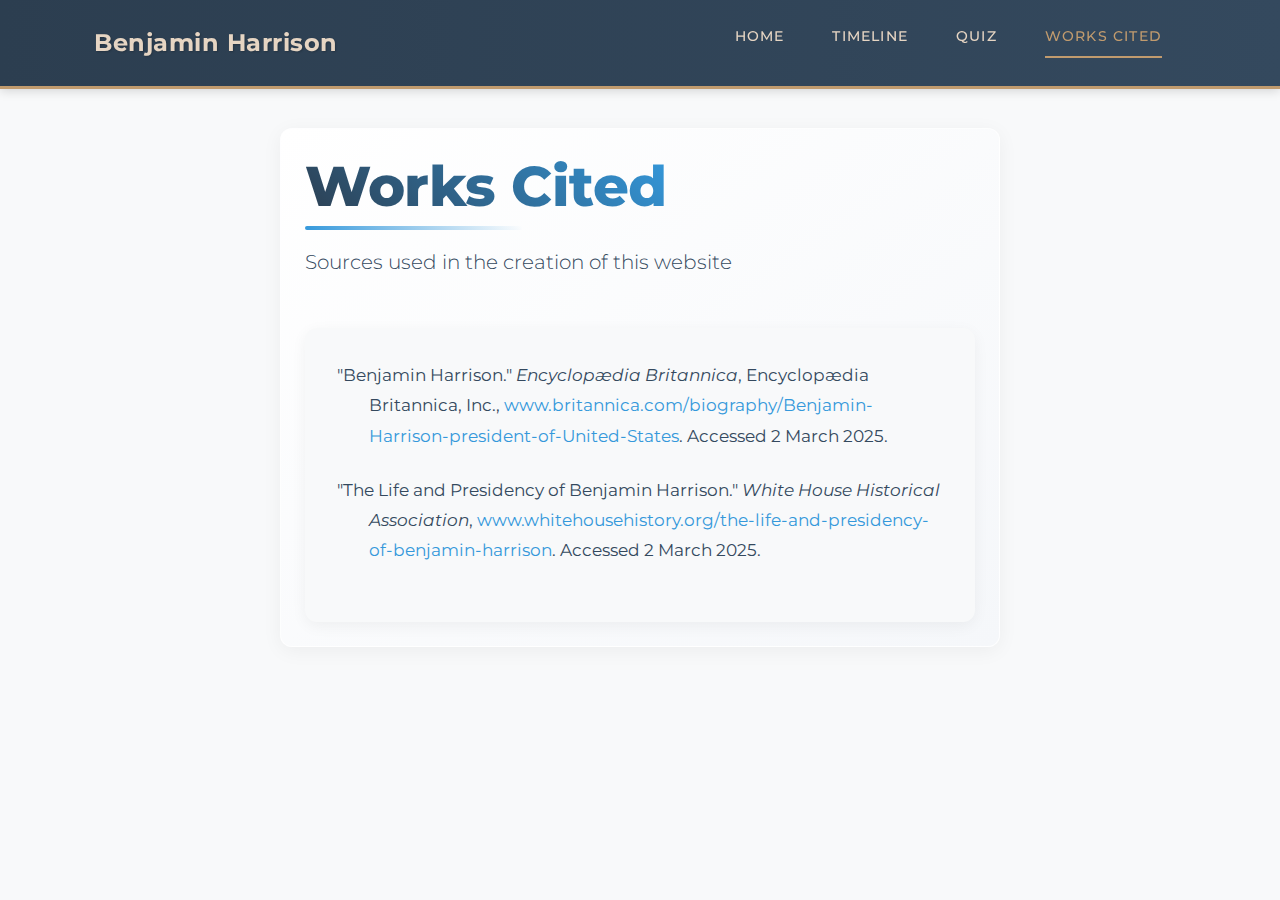
<file: citations.html>
<!doctype html>
<html lang="en">
    <head>
        <meta charset="utf-8" />
        <meta name="viewport" content="width=device-width, initial-scale=1" />
        <title>Benjamin Harrison - Works Cited</title>
        <link
            href="https://cdn.jsdelivr.net/npm/bootstrap@5.3.3/dist/css/bootstrap.min.css"
            rel="stylesheet"
        />
        <link href="css/style.css" rel="stylesheet" type="text/css" />
    </head>

    <body>
        <nav class="navbar navbar-expand-lg navbar-dark bg-dark">
            <div class="container">
                <a class="navbar-brand" href="index.html">Benjamin Harrison</a>
                <button
                    class="navbar-toggler"
                    type="button"
                    data-bs-toggle="collapse"
                    data-bs-target="#navbarNav"
                    aria-controls="navbarNav"
                    aria-expanded="false"
                    aria-label="Toggle navigation"
                >
                    <span class="navbar-toggler-icon"></span>
                </button>
                <div class="collapse navbar-collapse" id="navbarNav">
                    <ul class="navbar-nav ms-auto">
                        <li class="nav-item">
                            <a class="nav-link" href="index.html">Home</a>
                        </li>
                        <li class="nav-item">
                            <a class="nav-link" href="timeline.html">Timeline</a>
                        </li>
                        <li class="nav-item">
                            <a class="nav-link" href="quiz.html">Quiz</a>
                        </li>
                        <li class="nav-item">
                            <a class="nav-link active" href="citations.html">Works Cited</a>
                        </li>
                    </ul>
                </div>
            </div>
        </nav>

        <main class="container my-5">
            <div class="row justify-content-center">
                <div class="col-lg-8">
                    <section class="p-4">
                        <h1>Works Cited</h1>
                        <p class="lead mb-5">Sources used in the creation of this website</p>
                        
                        <div class="citation-container">
                            <div class="citation-entry mb-4">
                                <p class="citation-text">"Benjamin Harrison." <em>Encyclopædia Britannica</em>, Encyclopædia Britannica, Inc., <a href="https://www.britannica.com/biography/Benjamin-Harrison-president-of-United-States" target="_blank">www.britannica.com/biography/Benjamin-Harrison-president-of-United-States</a>. Accessed 2 March 2025.</p>
                            </div>
                            
                            <div class="citation-entry mb-4">
                                <p class="citation-text">"The Life and Presidency of Benjamin Harrison." <em>White House Historical Association</em>, <a href="https://www.whitehousehistory.org/the-life-and-presidency-of-benjamin-harrison" target="_blank">www.whitehousehistory.org/the-life-and-presidency-of-benjamin-harrison</a>. Accessed 2 March 2025.</p>
                            </div>
                        </div>
                    </section>
                </div>
            </div>
        </main>

        <script src="https://cdn.jsdelivr.net/npm/bootstrap@5.3.3/dist/js/bootstrap.bundle.min.js"></script>
        <script type="module" src="./js/main.js"></script>
    </body>
</html>
</file>
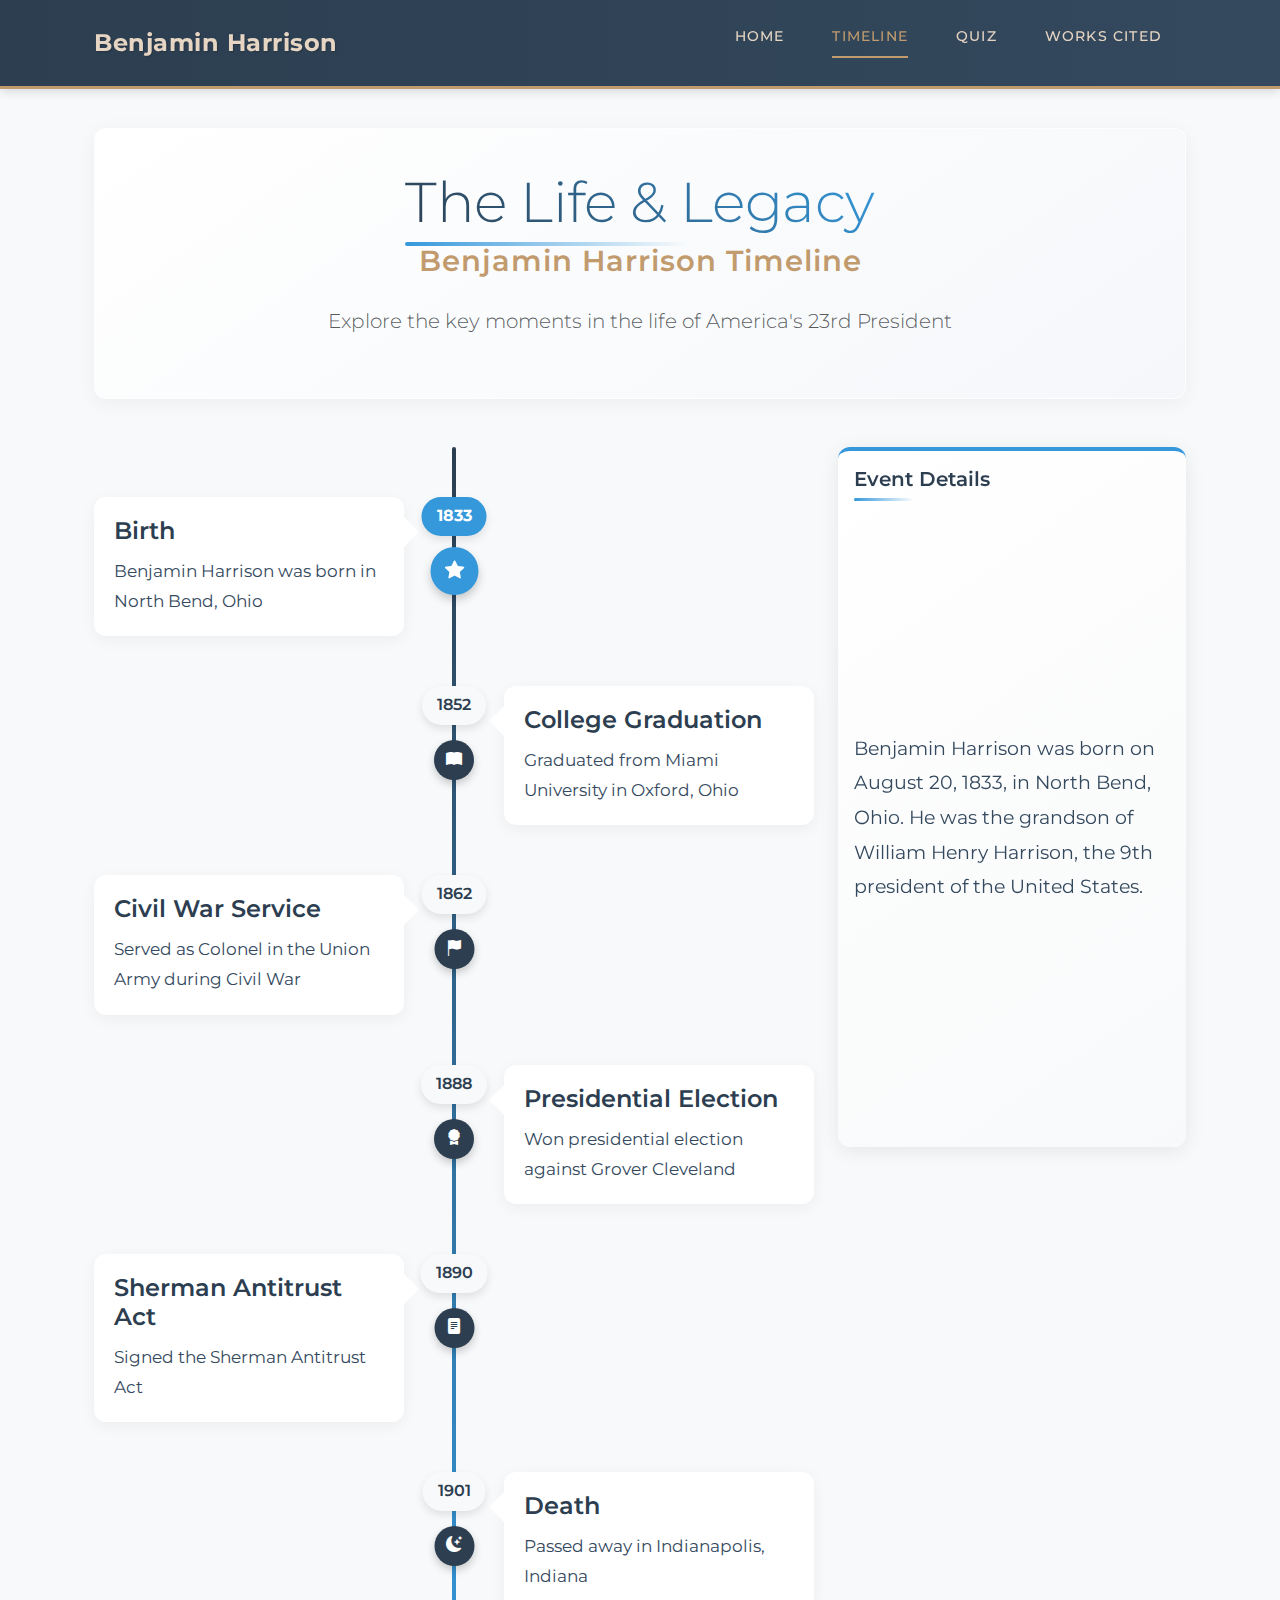
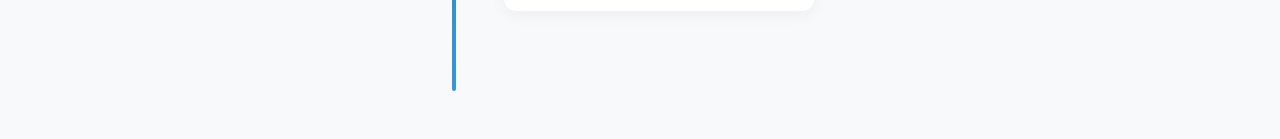
<file: timeline.html>
<!doctype html>
<html lang="en">
    <head>
        <meta charset="utf-8" />
        <meta name="viewport" content="width=device-width, initial-scale=1" />
        <title>Benjamin Harrison - Timeline</title>
        <link
            href="https://cdn.jsdelivr.net/npm/bootstrap@5.3.3/dist/css/bootstrap.min.css"
            rel="stylesheet"
        />
        <link
            rel="stylesheet"
            href="https://cdn.jsdelivr.net/npm/bootstrap-icons@1.11.2/font/bootstrap-icons.min.css"
        />
        <link href="css/style.css" rel="stylesheet" type="text/css" />
    </head>

    <body>
        <nav class="navbar navbar-expand-lg navbar-dark bg-dark">
            <div class="container">
                <a class="navbar-brand" href="index.html">Benjamin Harrison</a>
                <button
                    class="navbar-toggler"
                    type="button"
                    data-bs-toggle="collapse"
                    data-bs-target="#navbarNav"
                    aria-controls="navbarNav"
                    aria-expanded="false"
                    aria-label="Toggle navigation"
                >
                    <span class="navbar-toggler-icon"></span>
                </button>
                <div class="collapse navbar-collapse" id="navbarNav">
                    <ul class="navbar-nav ms-auto">
                        <li class="nav-item">
                            <a class="nav-link" href="index.html">Home</a>
                        </li>
                        <li class="nav-item">
                            <a class="nav-link active" href="timeline.html">Timeline</a>
                        </li>
                        <li class="nav-item">
                            <a class="nav-link" href="quiz.html">Quiz</a>
                        </li>
                        <li class="nav-item">
                            <a class="nav-link" href="citations.html">Works Cited</a>
                        </li>
                    </ul>
                </div>
            </div>
        </nav>

        <main class="container my-5">
            <section class="timeline-header text-center mb-5">
                <h1 class="display-4">The Life & Legacy</h1>
                <h2 class="mb-4">Benjamin Harrison Timeline</h2>
                <p class="lead text-muted">
                    Explore the key moments in the life of America's 23rd President
                </p>
            </section>

            <div class="timeline-container">
                <div class="row justify-content-center">
                    <div class="col-lg-8">
                        <div class="vertical-timeline">
                            <div class="timeline-event" data-year="1833">
                                <div class="year-marker">
                                    <span class="year">1833</span>
                                    <div class="timeline-icon">
                                        <i class="bi bi-star-fill"></i>
                                    </div>
                                </div>
                                <div class="timeline-content" data-event="1833">
                                    <h4>Birth</h4>
                                    <p>Benjamin Harrison was born in North Bend, Ohio</p>
                                </div>
                            </div>

                            <div class="timeline-event" data-year="1852">
                                <div class="year-marker">
                                    <span class="year">1852</span>
                                    <div class="timeline-icon">
                                        <i class="bi bi-book-fill"></i>
                                    </div>
                                </div>
                                <div class="timeline-content" data-event="1852">
                                    <h4>College Graduation</h4>
                                    <p>Graduated from Miami University in Oxford, Ohio</p>
                                </div>
                            </div>

                            <div class="timeline-event" data-year="1862">
                                <div class="year-marker">
                                    <span class="year">1862</span>
                                    <div class="timeline-icon">
                                        <i class="bi bi-flag-fill"></i>
                                    </div>
                                </div>
                                <div class="timeline-content" data-event="1862">
                                    <h4>Civil War Service</h4>
                                    <p>Served as Colonel in the Union Army during Civil War</p>
                                </div>
                            </div>

                            <div class="timeline-event" data-year="1888">
                                <div class="year-marker">
                                    <span class="year">1888</span>
                                    <div class="timeline-icon">
                                        <i class="bi bi-award-fill"></i>
                                    </div>
                                </div>
                                <div class="timeline-content" data-event="1888">
                                    <h4>Presidential Election</h4>
                                    <p>Won presidential election against Grover Cleveland</p>
                                </div>
                            </div>

                            <div class="timeline-event" data-year="1890">
                                <div class="year-marker">
                                    <span class="year">1890</span>
                                    <div class="timeline-icon">
                                        <i class="bi bi-file-text-fill"></i>
                                    </div>
                                </div>
                                <div class="timeline-content" data-event="1890">
                                    <h4>Sherman Antitrust Act</h4>
                                    <p>Signed the Sherman Antitrust Act</p>
                                </div>
                            </div>

                            <div class="timeline-event" data-year="1901">
                                <div class="year-marker">
                                    <span class="year">1901</span>
                                    <div class="timeline-icon">
                                        <i class="bi bi-moon-stars-fill"></i>
                                    </div>
                                </div>
                                <div class="timeline-content" data-event="1901">
                                    <h4>Death</h4>
                                    <p>Passed away in Indianapolis, Indiana</p>
                                </div>
                            </div>
                        </div>
                    </div>

                    <div class="col-lg-4">
                        <div class="card event-details-card sticky-top" style="top: 100px">
                            <div class="card-body">
                                <h5 class="card-title mb-4">Event Details</h5>
                                <div id="event-details-container">
                                    <p id="event-details" class="card-text lead"></p>
                                    <div class="text-center mt-4 event-prompt">
                                        <p class="text-muted">
                                            <i class="bi bi-arrow-left-circle"></i> Click on a
                                            timeline event
                                        </p>
                                    </div>
                                </div>
                            </div>
                        </div>
                    </div>
                </div>
            </div>
        </main>

        <script src="https://cdn.jsdelivr.net/npm/bootstrap@5.3.3/dist/js/bootstrap.bundle.min.js"></script>
        <script type="module" src="./js/main.js"></script>
    </body>
</html>
</file>
<file: css/style.css>
@import url('https://fonts.googleapis.com/css2?family=Montserrat:wght@400;500;600;700&display=swap');

body {
    font-family: 'Montserrat', sans-serif;
    line-height: 1.8;
    background-color: #f8f9fa;
    color: #2c3e50;
    padding-top: 0;
}

.navbar {
    padding: 1rem 0;
    box-shadow: 0 2px 10px rgba(0, 0, 0, 0.15);
    background: linear-gradient(to right, #2c3e50, #34495e) !important;
    border-bottom: 3px solid #c19b6e;
    transition: all 0.3s ease-in-out;
    position: fixed;
    width: 100%;
    top: 0;
    z-index: 1030;
}

.navbar .container {
    display: flex;
    justify-content: center;
    align-items: center;
}

@media (max-width: 991px) {
    .navbar .container {
        justify-content: space-between;
    }
}

body {
    padding-top: 80px;
}

.navbar-toggler {
    border: none;
    padding: 0;
    width: 30px;
    height: 20px;
    position: relative;
    transition: all 0.3s ease-in-out;
    z-index: 1031;
}

.navbar-toggler:focus {
    box-shadow: none;
}

.navbar-toggler-icon {
    background-image: none !important;
    position: relative;
    transition: all 0.3s ease-in-out;
}

.navbar-toggler-icon::before,
.navbar-toggler-icon::after {
    content: '';
    position: absolute;
    width: 30px;
    height: 2px;
    background-color: #e6d5c3;
    transition: all 0.3s ease-in-out;
    left: 0;
}

.navbar-toggler-icon {
    display: block;
    width: 30px;
    height: 2px;
    background-color: #e6d5c3;
    margin: 9px 0;
}

.navbar-toggler-icon::before {
    transform: translateY(-8px);
}

.navbar-toggler-icon::after {
    transform: translateY(8px);
}

.navbar-toggler[aria-expanded='true'] .navbar-toggler-icon {
    background-color: transparent;
}

.navbar-toggler[aria-expanded='true'] .navbar-toggler-icon::before {
    transform: rotate(45deg);
}

.navbar-toggler[aria-expanded='true'] .navbar-toggler-icon::after {
    transform: rotate(-45deg);
}

@media (max-width: 991px) {
    .navbar-collapse {
        position: fixed;
        top: 0;
        left: 0;
        right: 0;
        bottom: 0;
        background: linear-gradient(to right, #2c3e50, #34495e);
        padding-top: 5rem;
        opacity: 0;
        visibility: hidden;
        transition:
            opacity 0.3s ease,
            visibility 0.3s ease;
        display: flex;
        flex-direction: column;
        align-items: center;
        justify-content: center;
    }

    .navbar-collapse.show {
        opacity: 1;
        visibility: visible;
    }

    .navbar-nav {
        text-align: center;
        width: 100%;
        display: flex;
        flex-direction: column;
        align-items: center;
    }

    .nav-item {
        margin: 1rem 0;
        width: 100%;
        text-align: center;
    }

    .nav-link {
        font-size: 1.5rem !important;
        display: inline-block;
        width: auto;
    }
}

.navbar-brand {
    font-weight: 700;
    font-size: 1.5rem;
    letter-spacing: 0.5px;
    color: #e6d5c3 !important;
    text-shadow: 1px 1px 2px rgba(0, 0, 0, 0.2);
}

.nav-link {
    font-weight: 500;
    text-transform: uppercase;
    font-size: 0.9rem;
    letter-spacing: 1.2px;
    padding: 0.5rem 1.2rem !important;
    margin: 0 0.3rem;
    transition: all 0.3s ease;
    color: #e6d5c3 !important;
}

.nav-link:hover {
    color: #c19b6e !important;
    transform: translateY(-1px);
}

.nav-link.active {
    color: #c19b6e !important;
    position: relative;
}

.nav-link.active::after {
    content: '';
    position: absolute;
    bottom: 0;
    left: 1.2rem;
    right: 1.2rem;
    height: 2px;
    background-color: #c19b6e;
}

h1 {
    font-size: 3.5rem;
    background: linear-gradient(45deg, #2c3e50, #3498db);
    -webkit-background-clip: text;
    background-clip: text;
    color: transparent;
    margin-bottom: 1.5rem;
    font-weight: 800;
    letter-spacing: -0.5px;
    position: relative;
    display: inline-block;
}

h1::after {
    content: '';
    position: absolute;
    bottom: -10px;
    left: 0;
    width: 60%;
    height: 4px;
    background: linear-gradient(45deg, #3498db, transparent);
    border-radius: 2px;
}

h2 {
    font-size: 2.2rem;
    color: #34495e;
    margin-bottom: 1.5rem;
    font-weight: 600;
    letter-spacing: -0.3px;
}

h3 {
    font-size: 1.8rem;
    color: #2c3e50;
    margin-bottom: 1.2rem;
    font-weight: 600;
}

section {
    margin-bottom: 2.5rem;
    padding: 2.5rem;
    background: linear-gradient(145deg, #ffffff, #f5f7fa);
    border-radius: 12px;
    box-shadow: 0 4px 20px rgba(0, 0, 0, 0.05);
    transition: all 0.3s cubic-bezier(0.4, 0, 0.2, 1);
    border: 1px solid rgba(255, 255, 255, 0.8);
    position: relative;
    overflow: hidden;
}

section:hover {
    transform: translateY(-5px);
    box-shadow: 0 8px 30px rgba(0, 0, 0, 0.12);
    background: linear-gradient(145deg, #ffffff, #e8f0fe);
}

section::before {
    content: '';
    position: absolute;
    top: 0;
    left: 0;
    width: 100%;
    height: 100%;
    background: linear-gradient(45deg, transparent, rgba(255, 255, 255, 0.3), transparent);
    transform: translateX(-100%);
    transition: 0.5s;
}

section:hover::before {
    transform: translateX(100%);
}

img {
    max-width: 100%;
    height: auto;
    margin-bottom: 2rem;
    border-radius: 12px;
    box-shadow: 0 8px 20px rgba(0, 0, 0, 0.12);
}

p {
    font-size: 1.05rem;
    line-height: 1.8;
    margin-bottom: 1.2rem;
    color: #34495e;
}

ul {
    padding-left: 1.5rem;
    margin-bottom: 1.5rem;
}

li {
    margin-bottom: 0.75rem;
    font-size: 1.05rem;
    color: #34495e;
}

.card {
    border: none;
    border-radius: 12px;
    box-shadow: 0 4px 15px rgba(0, 0, 0, 0.05);
    transition:
        transform 0.3s ease,
        box-shadow 0.3s ease;
}

.card:hover {
    transform: translateY(-3px);
    box-shadow: 0 6px 20px rgba(0, 0, 0, 0.08);
}

.btn-primary {
    background-color: #3498db;
    border: none;
    padding: 0.6rem 1.5rem;
    font-weight: 500;
    border-radius: 8px;
    transition: all 0.3s ease;
}

.btn-primary:hover {
    background-color: #2980b9;
    transform: translateY(-2px);
    box-shadow: 0 4px 12px rgba(52, 152, 219, 0.2);
}

.container {
    max-width: 1140px;
    padding: 0 1.5rem;
}

.quiz-container {
    max-width: 850px;
    margin: 0 auto;
}

.option-btn {
    padding: 15px 20px;
    transition: all 0.3s ease;
    border: 2px solid #eaecef;
    border-radius: 8px;
    font-weight: 500;
    position: relative;
    overflow: hidden;
    z-index: 1;
    background-color: white;
}

.option-btn::before {
    content: '';
    position: absolute;
    left: 0;
    top: 0;
    width: 0;
    height: 100%;
    background-color: #f0f7ff;
    transition: width 0.3s ease;
    z-index: -1;
}

.option-btn:hover {
    transform: translateX(8px);
    box-shadow: 0 4px 10px rgba(0, 0, 0, 0.05);
    border-color: #c1d3e6;
}

.option-btn:hover::before {
    width: 100%;
}

.option-btn.correct {
    background-color: #d4edda;
    border-color: #a3cfbb;
    color: #155724;
    font-weight: 600;
    box-shadow: 0 3px 10px rgba(21, 87, 36, 0.1);
}

.option-btn.incorrect {
    background-color: #f8d7da;
    border-color: #e5bec2;
    color: #721c24;
    font-weight: 600;
    box-shadow: 0 3px 10px rgba(114, 28, 36, 0.1);
}

.option-btn.correct::before,
.option-btn.incorrect::before {
    display: none;
}

.score-display {
    font-size: 1.1rem;
    color: #2c3e50;
    display: flex;
    align-items: center;
}

.progress {
    height: 8px;
    background-color: #eaecef;
    border-radius: 10px;
    overflow: hidden;
}

.question-container {
    border-left: 4px solid #3498db;
    box-shadow: 0 2px 15px rgba(0, 0, 0, 0.05);
    transition: all 0.3s ease;
}

.question-container:hover {
    box-shadow: 0 5px 20px rgba(0, 0, 0, 0.08);
}

#next-btn {
    transition: all 0.3s ease;
    border-radius: 8px;
    font-weight: 500;
}

#next-btn:hover {
    transform: translateY(-2px);
    box-shadow: 0 5px 15px rgba(52, 152, 219, 0.2);
}

#feedback {
    border-radius: 8px;
    font-weight: 500;
}

#feedback.alert-success {
    background-color: #eaf7ee;
    border-color: #c3e6cb;
    color: #155724;
}

#feedback.alert-danger {
    background-color: #fbeaec;
    border-color: #f5c6cb;
    color: #721c24;
}

@media (max-width: 768px) {
    h1 {
        font-size: 2.5rem;
    }

    h2 {
        font-size: 2rem;
    }

    h3 {
        font-size: 1.6rem;
    }

    section {
        padding: 1.5rem;
    }
}

/* Timeline Styles */
.timeline-header h1 {
    margin-bottom: 0.5rem;
}

.timeline-header h2 {
    font-size: 1.8rem;
    color: #c19b6e;
    letter-spacing: 1px;
}

.vertical-timeline {
    position: relative;
    padding: 30px 0;
}

.vertical-timeline::before {
    content: '';
    position: absolute;
    top: 0;
    left: 50%;
    transform: translateX(-50%);
    width: 4px;
    height: 100%;
    background: linear-gradient(180deg, #2c3e50, #3498db);
    border-radius: 4px;
}

.timeline-event {
    position: relative;
    margin-bottom: 50px;
    cursor: pointer;
    transition: all 0.3s ease;
}

.timeline-event:hover .year-marker .year {
    background-color: #3498db;
    color: white;
}

.timeline-event:hover .timeline-icon {
    background-color: #3498db;
    transform: scale(1.2);
}

.timeline-event.active .year-marker .year {
    background-color: #3498db;
    color: white;
    font-weight: bold;
}

.timeline-event.active .timeline-icon {
    background-color: #3498db;
    transform: scale(1.2);
}

.year-marker {
    position: absolute;
    top: 0;
    left: 50%;
    transform: translateX(-50%);
    display: flex;
    flex-direction: column;
    align-items: center;
    z-index: 2;
}

.year {
    background-color: #f8f9fa;
    color: #2c3e50;
    padding: 5px 15px;
    border-radius: 20px;
    font-weight: 600;
    box-shadow: 0 4px 8px rgba(0, 0, 0, 0.1);
    transition: all 0.3s ease;
}

.timeline-icon {
    margin-top: 15px;
    width: 40px;
    height: 40px;
    background-color: #2c3e50;
    border-radius: 50%;
    display: flex;
    align-items: center;
    justify-content: center;
    color: white;
    box-shadow: 0 4px 8px rgba(0, 0, 0, 0.2);
    transition: all 0.3s ease;
}

.timeline-content {
    position: relative;
    background: #ffffff;
    border-radius: 12px;
    padding: 20px;
    width: calc(50% - 50px);
    box-shadow: 0 4px 15px rgba(0, 0, 0, 0.05);
    margin-left: auto;
    margin-top: 20px;
    transition: all 0.3s ease;
}

.timeline-content h4 {
    color: #2c3e50;
    margin-bottom: 10px;
    font-weight: 600;
}

.timeline-content p {
    margin-bottom: 0;
    color: #34495e;
}

.timeline-event:nth-child(odd) .timeline-content {
    margin-left: 0;
    margin-right: auto;
}

.timeline-event:nth-child(odd) .timeline-content::before {
    content: '';
    position: absolute;
    top: 20px;
    right: -15px;
    width: 0;
    height: 0;
    border-top: 15px solid transparent;
    border-bottom: 15px solid transparent;
    border-left: 15px solid #ffffff;
}

.timeline-event:nth-child(even) .timeline-content::before {
    content: '';
    position: absolute;
    top: 20px;
    left: -15px;
    width: 0;
    height: 0;
    border-top: 15px solid transparent;
    border-bottom: 15px solid transparent;
    border-right: 15px solid #ffffff;
}

.event-details-card {
    border: none;
    border-radius: 12px;
    overflow: hidden;
    box-shadow: 0 4px 20px rgba(0, 0, 0, 0.08);
    background: linear-gradient(145deg, #ffffff, #f8f9fa);
    border-top: 4px solid #3498db;
    height: calc(100vh - 200px);
    min-height: 300px;
    transition: all 0.3s ease;
}

.event-details-card:hover {
    box-shadow: 0 8px 30px rgba(0, 0, 0, 0.12);
}

.event-details-card .card-title {
    color: #2c3e50;
    font-weight: 600;
    position: relative;
}

.event-details-card .card-title::after {
    content: '';
    position: absolute;
    bottom: -10px;
    left: 0;
    width: 60px;
    height: 3px;
    background: linear-gradient(90deg, #3498db, transparent);
    border-radius: 2px;
}

#event-details-container {
    height: calc(100% - 40px);
    display: flex;
    flex-direction: column;
    justify-content: center;
}

#event-details {
    padding: 20px 0;
    font-size: 1.2rem;
    font-weight: 400;
}

.event-prompt {
    opacity: 0.6;
    animation: pulse 1.5s infinite;
}

@keyframes pulse {
    0% {
        opacity: 0.4;
    }
    50% {
        opacity: 0.8;
    }
    100% {
        opacity: 0.4;
    }
}

@media (max-width: 992px) {
    .vertical-timeline::before {
        left: 40px;
    }

    .year-marker {
        left: 40px;
        transform: none;
        align-items: flex-start;
    }

    .timeline-content {
        width: calc(100% - 80px);
        margin-left: 80px !important;
    }

    .timeline-event:nth-child(odd) .timeline-content::before,
    .timeline-event:nth-child(even) .timeline-content::before {
        left: -15px;
        right: auto;
        border-right: 15px solid #ffffff;
        border-left: none;
    }

    .event-details-card {
        margin-top: 40px;
        position: static !important;
        height: auto;
    }
}


/* Citation Page Styles */
.citation-container {
    background-color: #f8f9fa;
    border-radius: 12px;
    padding: 2rem;
    box-shadow: 0 4px 15px rgba(0, 0, 0, 0.05);
}

.citation-entry {
    padding-left: 2rem;
    text-indent: -2rem;
    line-height: 1.8;
}

.citation-text {
    font-size: 1.05rem;
}

.citation-text a {
    color: #3498db;
    text-decoration: none;
    transition: all 0.2s ease;
}

.citation-text a:hover {
    color: #2980b9;
    text-decoration: underline;
}
</file>
